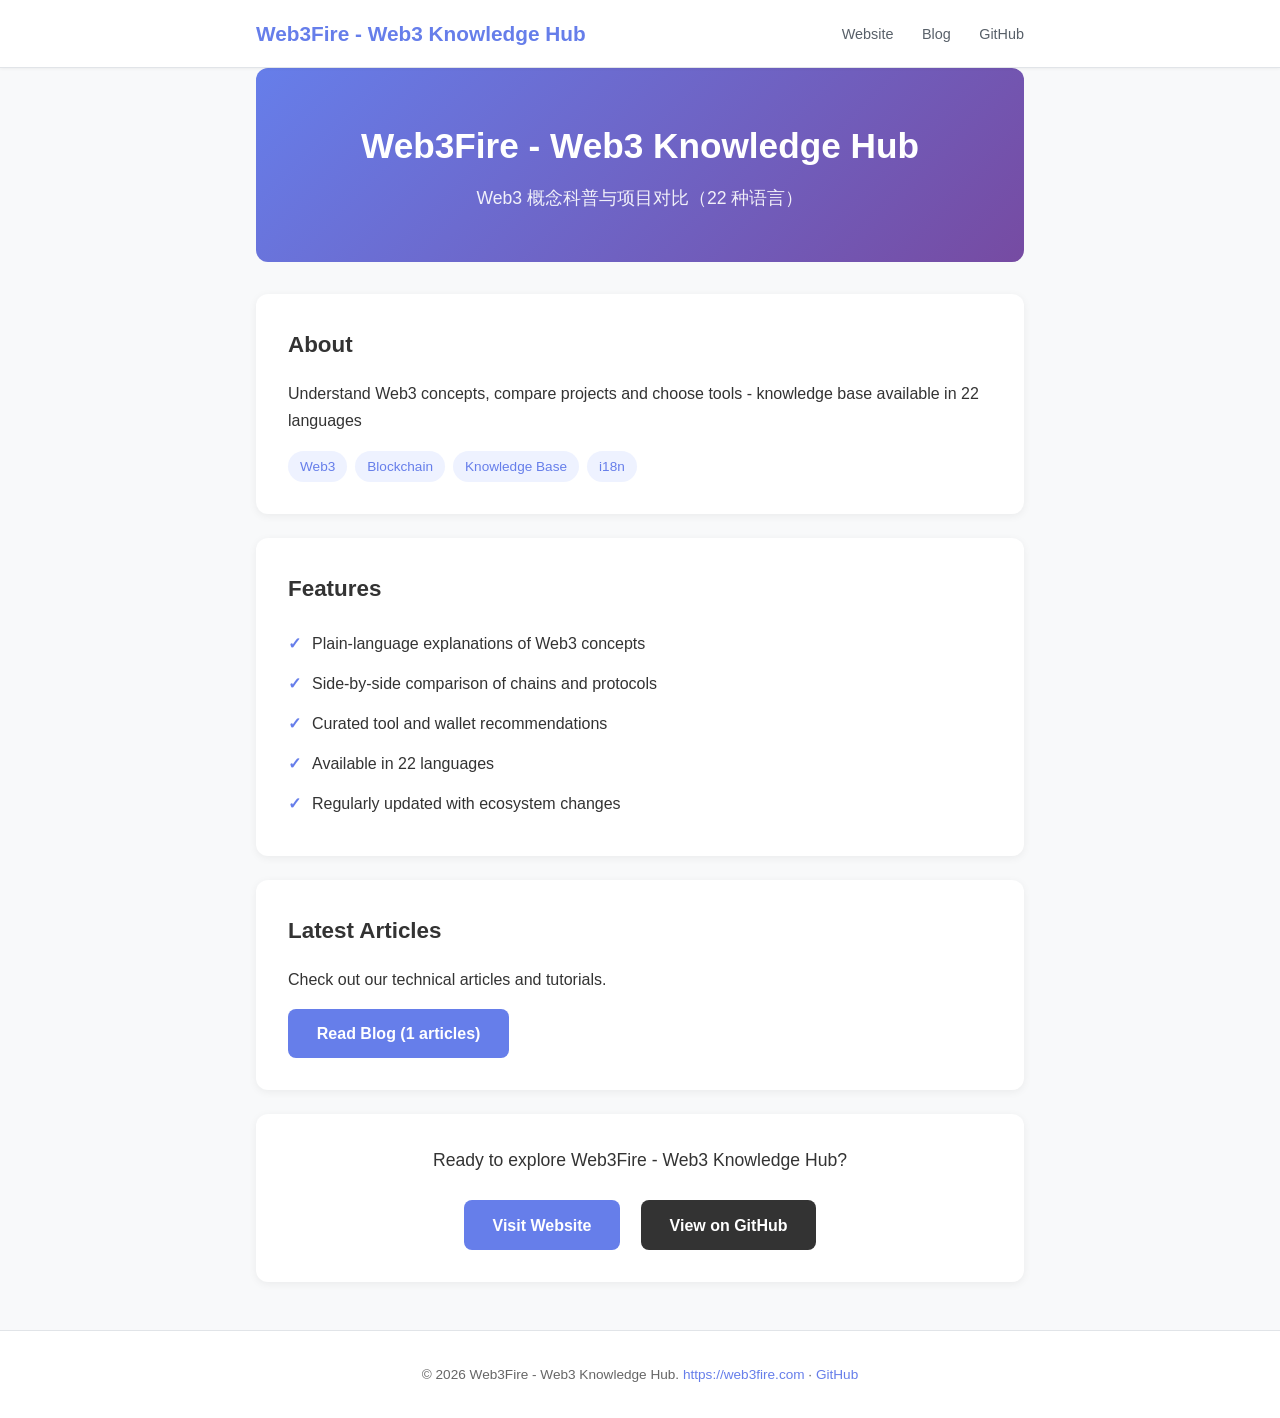
<file: index.html>
<!DOCTYPE html>
<html lang="en">
<head>
  <meta charset="UTF-8">
  <meta name="viewport" content="width=device-width, initial-scale=1.0">
  <title>Web3Fire - Web3 Knowledge Hub - Web3 概念科普与项目对比（22 种语言）</title>
  <meta name="description" content="Understand Web3 concepts, compare projects and choose tools - knowledge base available in 22 languages">
  <meta name="keywords" content="web3, crypto, blockchain, defi, knowledge-base, multilingual, crypto-tools">
  <meta property="og:title" content="Web3Fire - Web3 Knowledge Hub">
  <meta property="og:description" content="Understand Web3 concepts, compare projects and choose tools - knowledge base available in 22 languages">
  <meta property="og:url" content="https://niceyayale.github.io/web3fire-web/">
  <meta property="og:type" content="website">
  <link rel="canonical" href="https://niceyayale.github.io/web3fire-web/">
  <link rel="stylesheet" href="https://niceyayale.github.io/web3fire-web/assets/style.css">
</head>
<body>
  <header class="site-header">
    <div class="container">
      <a href="https://niceyayale.github.io/web3fire-web/" class="logo">Web3Fire - Web3 Knowledge Hub</a>
      <nav>
        <a href="https://web3fire.com">Website</a>
        <a href="https://niceyayale.github.io/web3fire-web/blog/">Blog</a>
        <a href="https://github.com/niceyayale/web3fire-web">GitHub</a>
      </nav>
    </div>
  </header>

  <main class="container">
    <div class="hero">
      <h1>Web3Fire - Web3 Knowledge Hub</h1>
      <p>Web3 概念科普与项目对比（22 种语言）</p>
    </div>

    <div class="section">
      <h2>About</h2>
      <p>Understand Web3 concepts, compare projects and choose tools - knowledge base available in 22 languages</p>
      <div class="badges"><span class="badge">Web3</span>
<span class="badge">Blockchain</span>
<span class="badge">Knowledge Base</span>
<span class="badge">i18n</span></div>
    </div>

    <div class="section">
      <h2>Features</h2>
      <ul class="features"><li>Plain-language explanations of Web3 concepts</li>
<li>Side-by-side comparison of chains and protocols</li>
<li>Curated tool and wallet recommendations</li>
<li>Available in 22 languages</li>
<li>Regularly updated with ecosystem changes</li></ul>
    </div>
    
    <div class="section">
      <h2>Latest Articles</h2>
      <p>Check out our technical articles and tutorials.</p>
      <p style="margin-top:1rem"><a href="https://niceyayale.github.io/web3fire-web/blog/" class="btn">Read Blog (1 articles)</a></p>
    </div>
    <div class="section cta">
      <p style="margin-bottom:1.5rem;font-size:1.1rem">Ready to explore Web3Fire - Web3 Knowledge Hub?</p>
      <a href="https://web3fire.com" class="btn">Visit Website</a>
      <a href="https://github.com/niceyayale/web3fire-web" class="btn btn-secondary">View on GitHub</a>
    </div>
  </main>

  <footer class="site-footer">
    <div class="container">
      <p>&copy; 2026 Web3Fire - Web3 Knowledge Hub. <a href="https://web3fire.com">https://web3fire.com</a> &middot; <a href="https://github.com/niceyayale/web3fire-web">GitHub</a></p>
    </div>
  </footer>
</body>
</html>
</file>
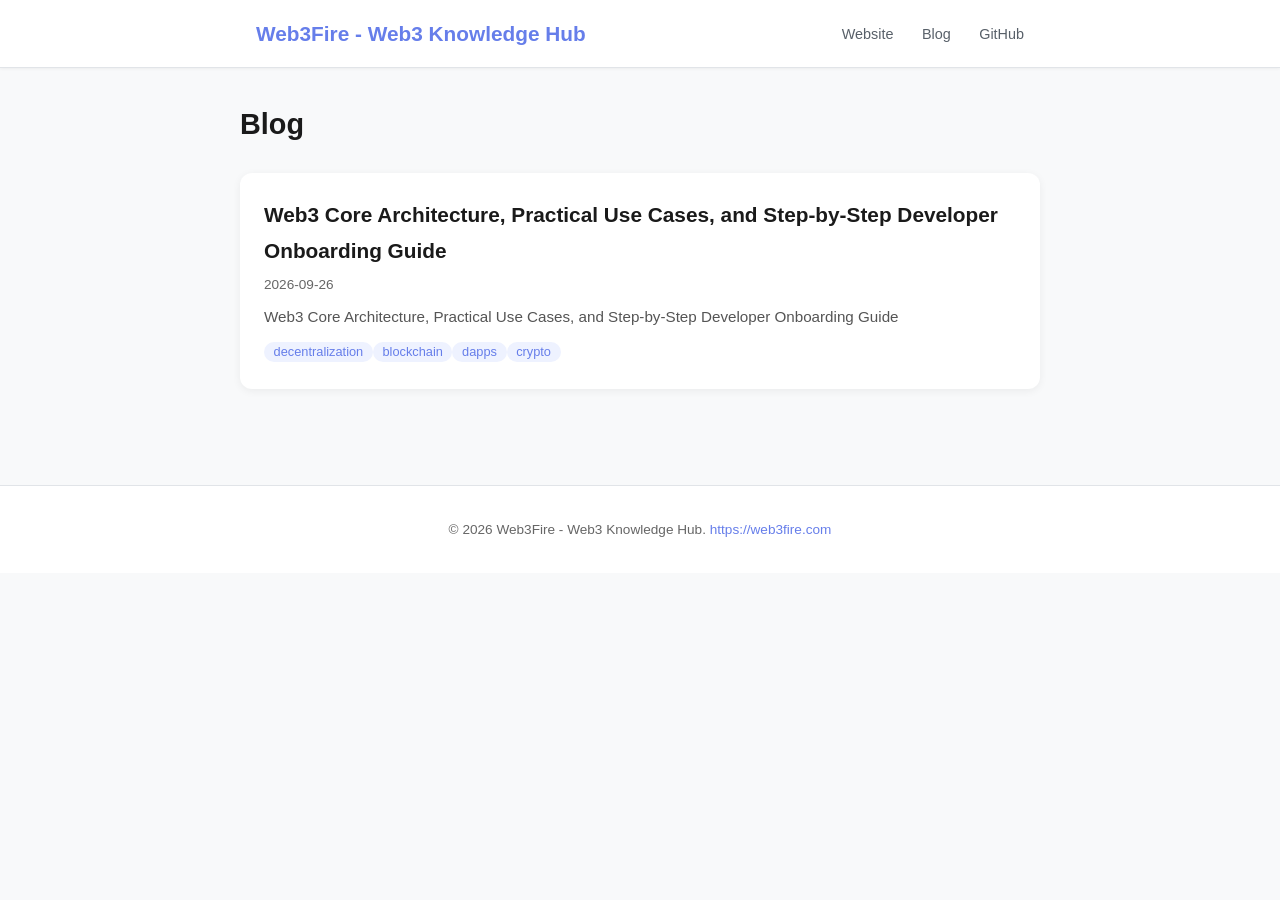
<file: blog/index.html>
<!DOCTYPE html>
<html lang="en">
<head>
  <meta charset="UTF-8">
  <meta name="viewport" content="width=device-width, initial-scale=1.0">
  <title>Blog - Web3Fire - Web3 Knowledge Hub</title>
  <meta name="description" content="Technical articles and tutorials from Web3Fire - Web3 Knowledge Hub">
  <link rel="canonical" href="https://niceyayale.github.io/web3fire-web/blog/">
  <link rel="stylesheet" href="https://niceyayale.github.io/web3fire-web/assets/style.css">
</head>
<body>
  <header class="site-header">
    <div class="container">
      <a href="https://niceyayale.github.io/web3fire-web/" class="logo">Web3Fire - Web3 Knowledge Hub</a>
      <nav>
        <a href="https://web3fire.com">Website</a>
        <a href="https://niceyayale.github.io/web3fire-web/blog/">Blog</a>
        <a href="https://github.com/niceyayale/web3fire-web">GitHub</a>
      </nav>
    </div>
  </header>

  <main class="container blog-list">
    <h1>Blog</h1>
    
    <article class="post-card">
      <h2><a href="/web3fire-web/blog/web3-core-architecture-practical-use-cases-and-step-by-step-.html">Web3 Core Architecture, Practical Use Cases, and Step-by-Step Developer Onboarding Guide</a></h2>
      <div class="meta"><time>2026-09-26</time></div>
      <p class="excerpt">Web3 Core Architecture, Practical Use Cases, and Step-by-Step Developer Onboarding Guide</p>
      <div class="tags"><span class="tag">decentralization</span><span class="tag">blockchain</span><span class="tag">dapps</span><span class="tag">crypto</span></div>
    </article>
  </main>

  <footer class="site-footer">
    <div class="container">
      <p>&copy; 2026 Web3Fire - Web3 Knowledge Hub. <a href="https://web3fire.com">https://web3fire.com</a></p>
    </div>
  </footer>
</body>
</html>
</file>
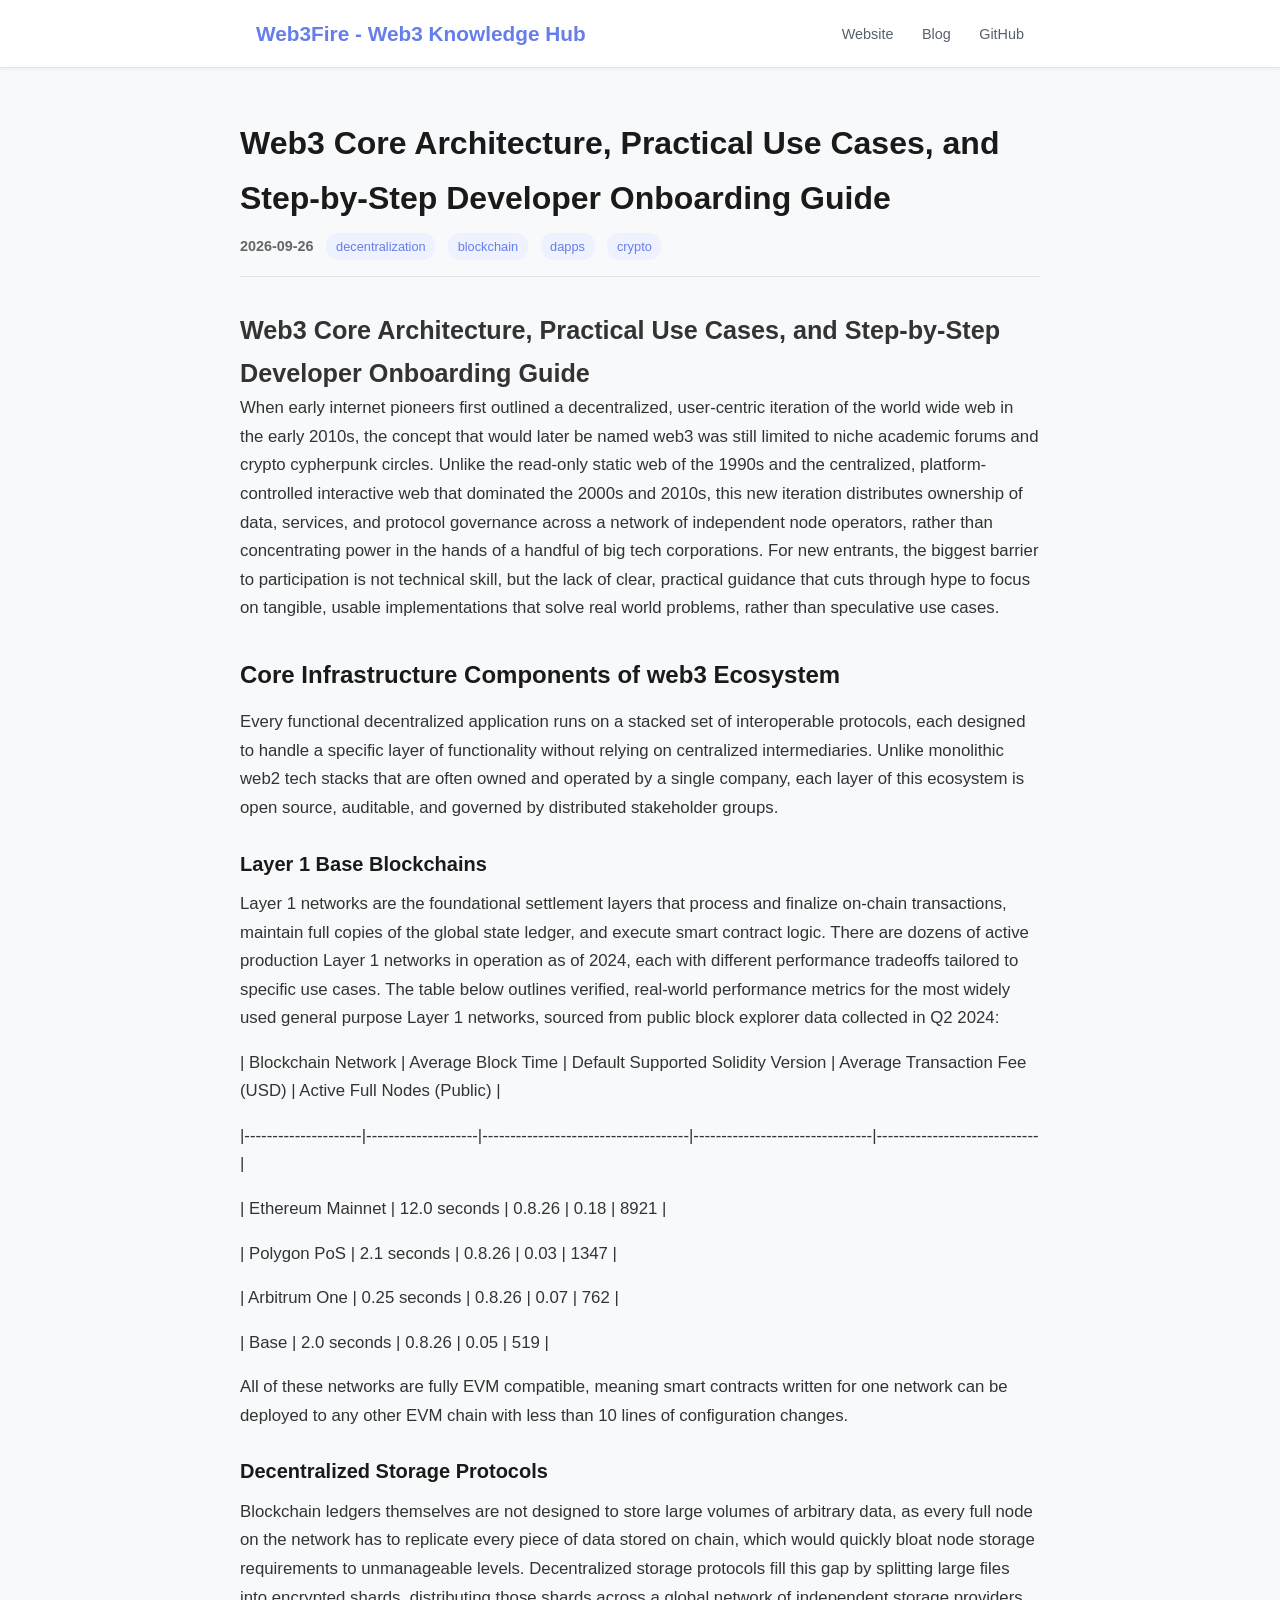
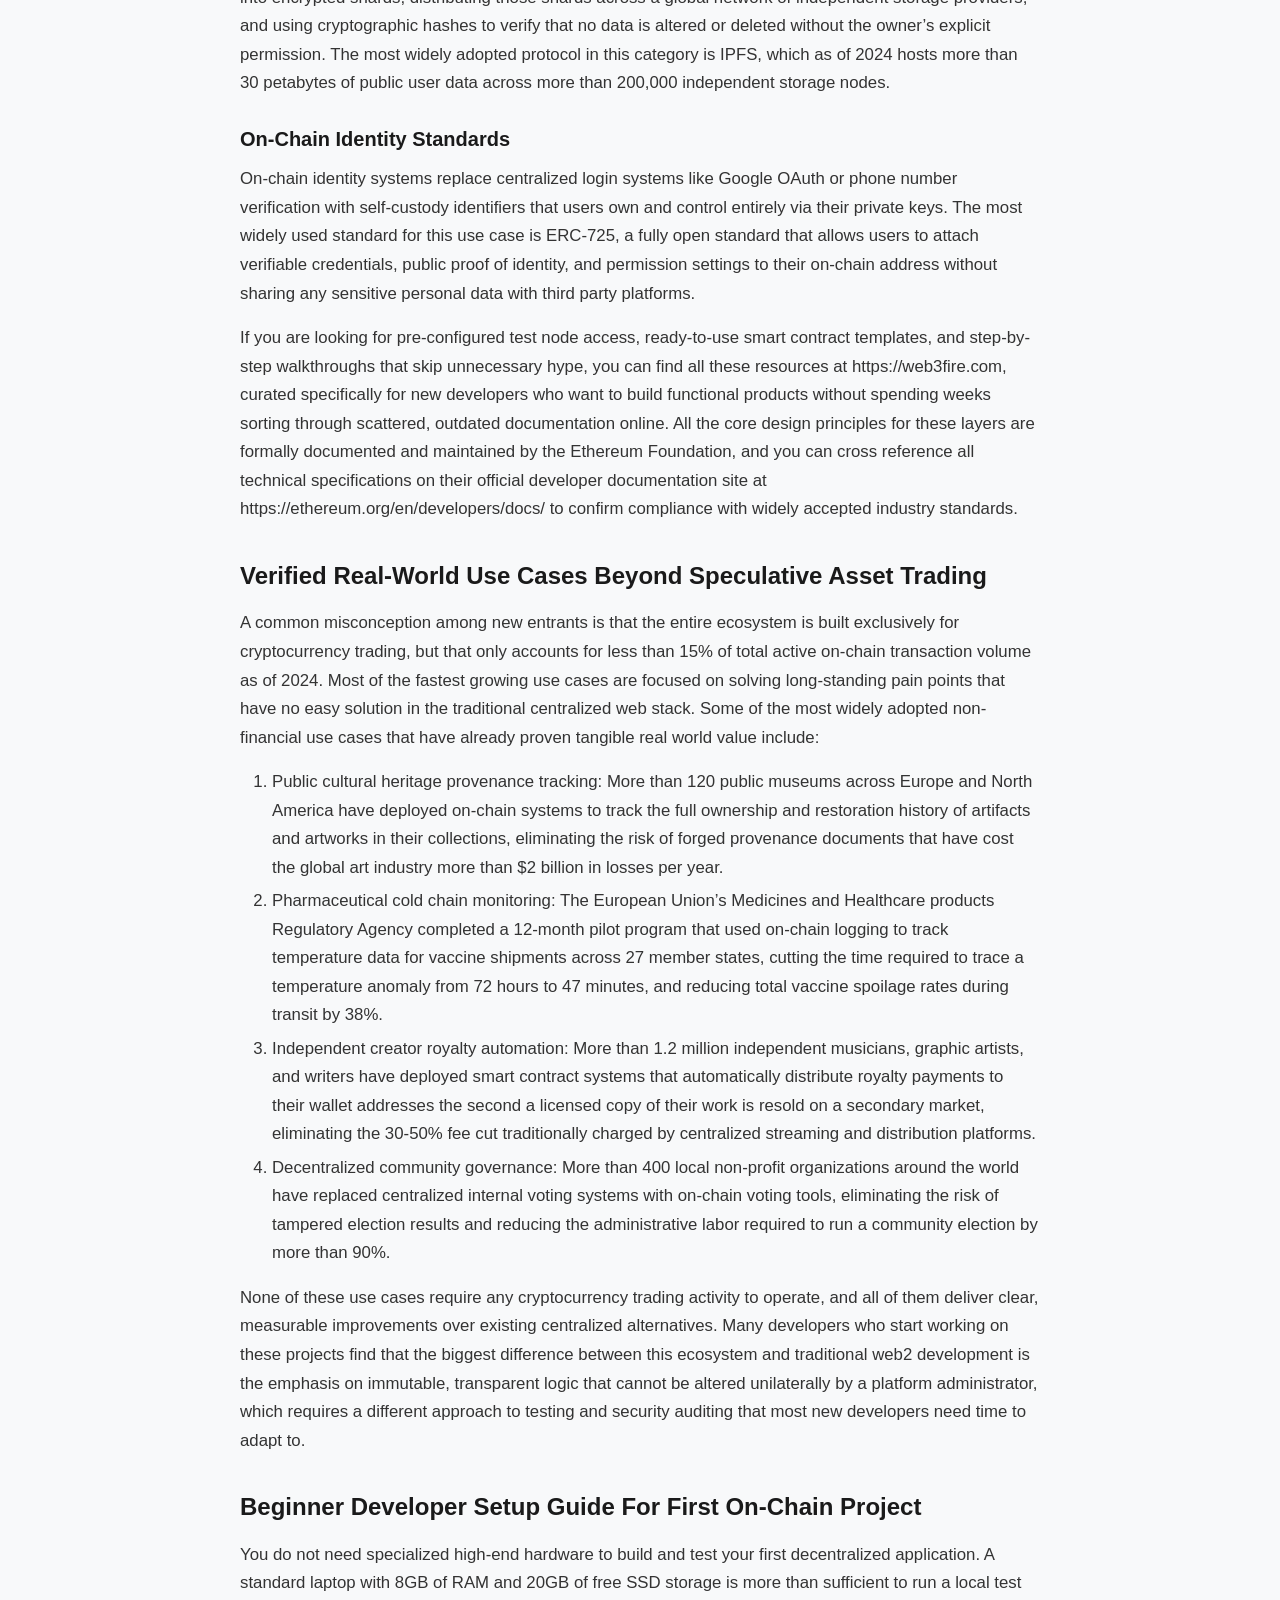
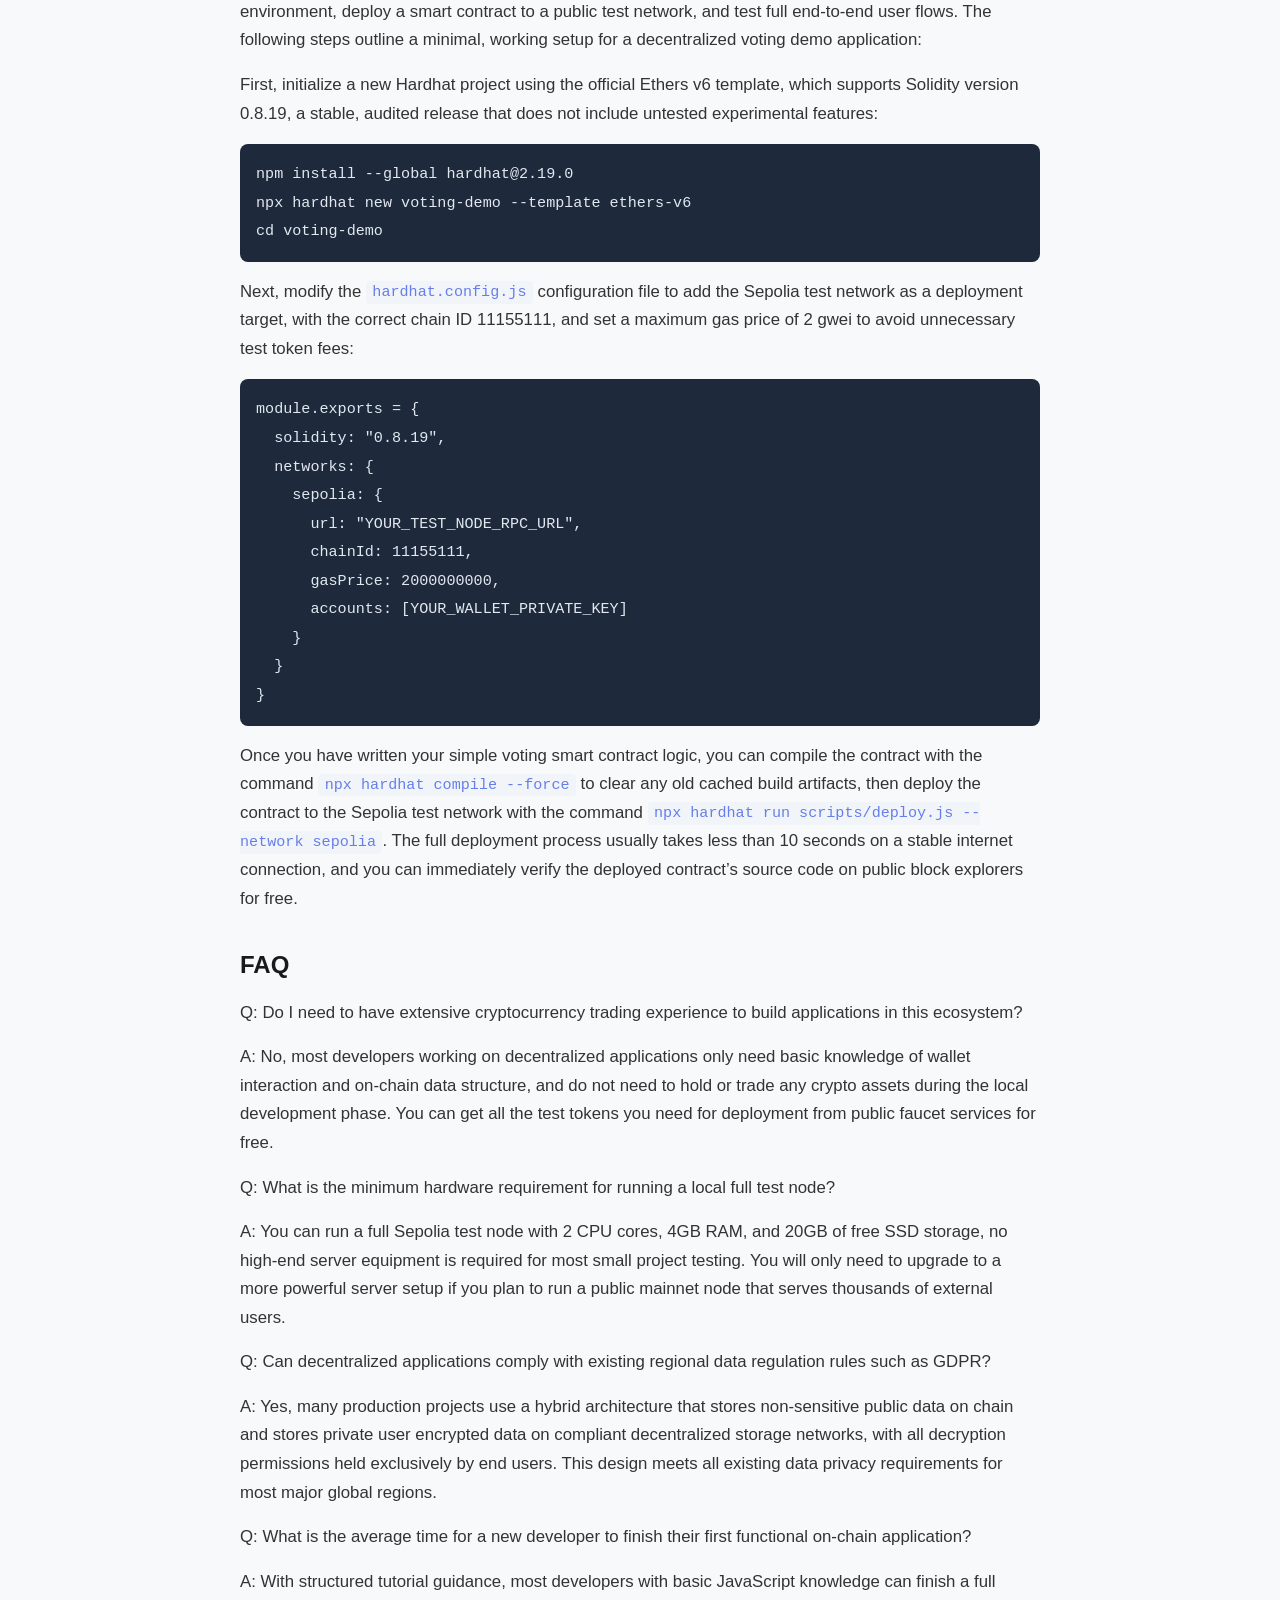
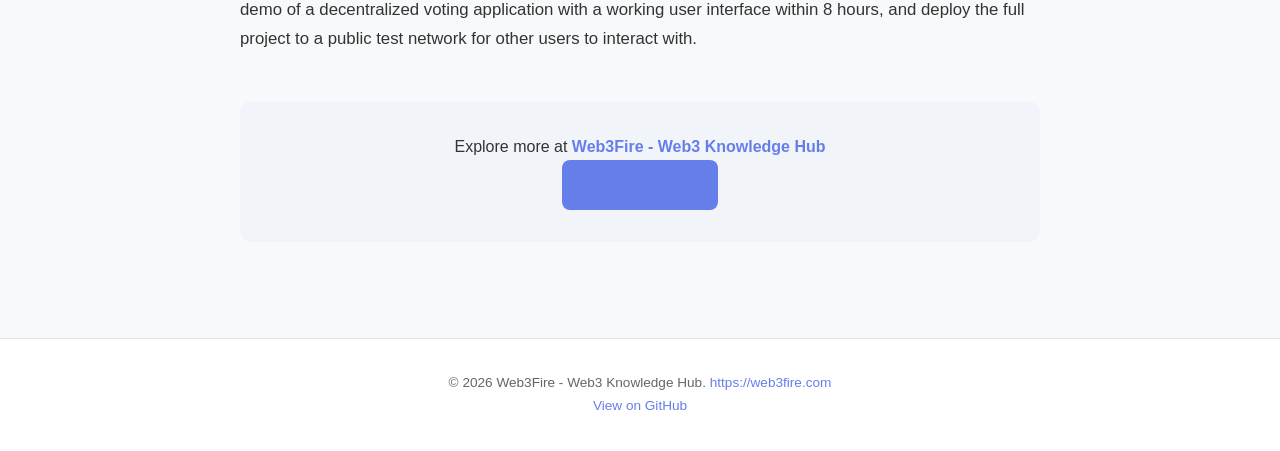
<file: blog/web3-core-architecture-practical-use-cases-and-step-by-step-.html>
<!DOCTYPE html>
<html lang="en">
<head>
  <meta charset="UTF-8">
  <meta name="viewport" content="width=device-width, initial-scale=1.0">
  <title>Web3 Core Architecture, Practical Use Cases, and Step-by-Step Developer Onboarding Guide - Web3Fire - Web3 Knowledge Hub</title>
  <meta name="description" content="Web3 Core Architecture, Practical Use Cases, and Step-by-Step Developer Onboarding Guide">
  <meta name="keywords" content="decentralization, blockchain, dapps, crypto">
  <meta name="author" content="Web3Fire - Web3 Knowledge Hub">
  <meta property="og:title" content="Web3 Core Architecture, Practical Use Cases, and Step-by-Step Developer Onboarding Guide">
  <meta property="og:description" content="Understand Web3 concepts, compare projects and choose tools - knowledge base available in 22 languages">
  <meta property="og:url" content="https://niceyayale.github.io/web3fire-web/blog/web3-core-architecture-practical-use-cases-and-step-by-step-.html">
  <meta property="og:type" content="article">
  <meta property="article:published_time" content="2026-09-26">
  <meta property="article:tag" content="decentralization, blockchain, dapps, crypto">
  <link rel="canonical" href="https://niceyayale.github.io/web3fire-web/blog/web3-core-architecture-practical-use-cases-and-step-by-step-.html">
  <link rel="alternate" hreflang="en" href="https://niceyayale.github.io/web3fire-web/blog/web3-core-architecture-practical-use-cases-and-step-by-step-.html">
  <link rel="stylesheet" href="https://niceyayale.github.io/web3fire-web/assets/style.css">
</head>
<body>
  <header class="site-header">
    <div class="container">
      <a href="https://niceyayale.github.io/web3fire-web/" class="logo">Web3Fire - Web3 Knowledge Hub</a>
      <nav>
        <a href="https://web3fire.com">Website</a>
        <a href="https://niceyayale.github.io/web3fire-web/blog/">Blog</a>
        <a href="https://github.com/niceyayale/web3fire-web">GitHub</a>
      </nav>
    </div>
  </header>

  <main class="container article-page">
    <article>
      <h1 class="article-title">Web3 Core Architecture, Practical Use Cases, and Step-by-Step Developer Onboarding Guide</h1>
      <div class="article-meta">
        <time datetime="2026-09-26">2026-09-26</time>
        <span class="tag">decentralization</span><span class="tag">blockchain</span><span class="tag">dapps</span><span class="tag">crypto</span>
      </div>
      <div class="article-content">
        <h1>Web3 Core Architecture, Practical Use Cases, and Step-by-Step Developer Onboarding Guide</h1>
<p>When early internet pioneers first outlined a decentralized, user-centric iteration of the world wide web in the early 2010s, the concept that would later be named web3 was still limited to niche academic forums and crypto cypherpunk circles. Unlike the read-only static web of the 1990s and the centralized, platform-controlled interactive web that dominated the 2000s and 2010s, this new iteration distributes ownership of data, services, and protocol governance across a network of independent node operators, rather than concentrating power in the hands of a handful of big tech corporations. For new entrants, the biggest barrier to participation is not technical skill, but the lack of clear, practical guidance that cuts through hype to focus on tangible, usable implementations that solve real world problems, rather than speculative use cases.</p>
<h2>Core Infrastructure Components of web3 Ecosystem</h2>
<p>Every functional decentralized application runs on a stacked set of interoperable protocols, each designed to handle a specific layer of functionality without relying on centralized intermediaries. Unlike monolithic web2 tech stacks that are often owned and operated by a single company, each layer of this ecosystem is open source, auditable, and governed by distributed stakeholder groups.</p>
<h3>Layer 1 Base Blockchains</h3>
<p>Layer 1 networks are the foundational settlement layers that process and finalize on-chain transactions, maintain full copies of the global state ledger, and execute smart contract logic. There are dozens of active production Layer 1 networks in operation as of 2024, each with different performance tradeoffs tailored to specific use cases. The table below outlines verified, real-world performance metrics for the most widely used general purpose Layer 1 networks, sourced from public block explorer data collected in Q2 2024:</p>
<p>| Blockchain Network | Average Block Time | Default Supported Solidity Version | Average Transaction Fee (USD) | Active Full Nodes (Public) |</p>
<p>|---------------------|--------------------|-------------------------------------|--------------------------------|-----------------------------|</p>
<p>| Ethereum Mainnet    | 12.0 seconds       | 0.8.26                              | 0.18                           | 8921                        |</p>
<p>| Polygon PoS         | 2.1 seconds        | 0.8.26                              | 0.03                           | 1347                        |</p>
<p>| Arbitrum One        | 0.25 seconds       | 0.8.26                              | 0.07                           | 762                         |</p>
<p>| Base                | 2.0 seconds        | 0.8.26                              | 0.05                           | 519                         |</p>
<p>All of these networks are fully EVM compatible, meaning smart contracts written for one network can be deployed to any other EVM chain with less than 10 lines of configuration changes.</p>
<h3>Decentralized Storage Protocols</h3>
<p>Blockchain ledgers themselves are not designed to store large volumes of arbitrary data, as every full node on the network has to replicate every piece of data stored on chain, which would quickly bloat node storage requirements to unmanageable levels. Decentralized storage protocols fill this gap by splitting large files into encrypted shards, distributing those shards across a global network of independent storage providers, and using cryptographic hashes to verify that no data is altered or deleted without the owner’s explicit permission. The most widely adopted protocol in this category is IPFS, which as of 2024 hosts more than 30 petabytes of public user data across more than 200,000 independent storage nodes.</p>
<h3>On-Chain Identity Standards</h3>
<p>On-chain identity systems replace centralized login systems like Google OAuth or phone number verification with self-custody identifiers that users own and control entirely via their private keys. The most widely used standard for this use case is ERC-725, a fully open standard that allows users to attach verifiable credentials, public proof of identity, and permission settings to their on-chain address without sharing any sensitive personal data with third party platforms.</p>
<p>If you are looking for pre-configured test node access, ready-to-use smart contract templates, and step-by-step walkthroughs that skip unnecessary hype, you can find all these resources at https://web3fire.com, curated specifically for new developers who want to build functional products without spending weeks sorting through scattered, outdated documentation online. All the core design principles for these layers are formally documented and maintained by the Ethereum Foundation, and you can cross reference all technical specifications on their official developer documentation site at https://ethereum.org/en/developers/docs/ to confirm compliance with widely accepted industry standards.</p>
<h2>Verified Real-World Use Cases Beyond Speculative Asset Trading</h2>
<p>A common misconception among new entrants is that the entire ecosystem is built exclusively for cryptocurrency trading, but that only accounts for less than 15% of total active on-chain transaction volume as of 2024. Most of the fastest growing use cases are focused on solving long-standing pain points that have no easy solution in the traditional centralized web stack. Some of the most widely adopted non-financial use cases that have already proven tangible real world value include:</p>
<ol>
<li>Public cultural heritage provenance tracking: More than 120 public museums across Europe and North America have deployed on-chain systems to track the full ownership and restoration history of artifacts and artworks in their collections, eliminating the risk of forged provenance documents that have cost the global art industry more than $2 billion in losses per year.</li>
<li>Pharmaceutical cold chain monitoring: The European Union’s Medicines and Healthcare products Regulatory Agency completed a 12-month pilot program that used on-chain logging to track temperature data for vaccine shipments across 27 member states, cutting the time required to trace a temperature anomaly from 72 hours to 47 minutes, and reducing total vaccine spoilage rates during transit by 38%.</li>
<li>Independent creator royalty automation: More than 1.2 million independent musicians, graphic artists, and writers have deployed smart contract systems that automatically distribute royalty payments to their wallet addresses the second a licensed copy of their work is resold on a secondary market, eliminating the 30-50% fee cut traditionally charged by centralized streaming and distribution platforms.</li>
<li>Decentralized community governance: More than 400 local non-profit organizations around the world have replaced centralized internal voting systems with on-chain voting tools, eliminating the risk of tampered election results and reducing the administrative labor required to run a community election by more than 90%.</li>
</ol>
<p>None of these use cases require any cryptocurrency trading activity to operate, and all of them deliver clear, measurable improvements over existing centralized alternatives. Many developers who start working on these projects find that the biggest difference between this ecosystem and traditional web2 development is the emphasis on immutable, transparent logic that cannot be altered unilaterally by a platform administrator, which requires a different approach to testing and security auditing that most new developers need time to adapt to.</p>
<h2>Beginner Developer Setup Guide For First On-Chain Project</h2>
<p>You do not need specialized high-end hardware to build and test your first decentralized application. A standard laptop with 8GB of RAM and 20GB of free SSD storage is more than sufficient to run a local test environment, deploy a smart contract to a public test network, and test full end-to-end user flows. The following steps outline a minimal, working setup for a decentralized voting demo application:</p>
<p>First, initialize a new Hardhat project using the official Ethers v6 template, which supports Solidity version 0.8.19, a stable, audited release that does not include untested experimental features:</p>
<pre><code class="language-">npm install --global hardhat@2.19.0
npx hardhat new voting-demo --template ethers-v6
cd voting-demo</code></pre>
<p>Next, modify the <code>hardhat.config.js</code> configuration file to add the Sepolia test network as a deployment target, with the correct chain ID 11155111, and set a maximum gas price of 2 gwei to avoid unnecessary test token fees:</p>
<pre><code class="language-javascript">module.exports = {
  solidity: "0.8.19",
  networks: {
    sepolia: {
      url: "YOUR_TEST_NODE_RPC_URL",
      chainId: 11155111,
      gasPrice: 2000000000,
      accounts: [YOUR_WALLET_PRIVATE_KEY]
    }
  }
}</code></pre>
<p>Once you have written your simple voting smart contract logic, you can compile the contract with the command <code>npx hardhat compile --force</code> to clear any old cached build artifacts, then deploy the contract to the Sepolia test network with the command <code>npx hardhat run scripts/deploy.js --network sepolia</code>. The full deployment process usually takes less than 10 seconds on a stable internet connection, and you can immediately verify the deployed contract’s source code on public block explorers for free.</p>
<h2>FAQ</h2>
<p>Q: Do I need to have extensive cryptocurrency trading experience to build applications in this ecosystem?</p>
<p>A: No, most developers working on decentralized applications only need basic knowledge of wallet interaction and on-chain data structure, and do not need to hold or trade any crypto assets during the local development phase. You can get all the test tokens you need for deployment from public faucet services for free.</p>
<p>Q: What is the minimum hardware requirement for running a local full test node?</p>
<p>A: You can run a full Sepolia test node with 2 CPU cores, 4GB RAM, and 20GB of free SSD storage, no high-end server equipment is required for most small project testing. You will only need to upgrade to a more powerful server setup if you plan to run a public mainnet node that serves thousands of external users.</p>
<p>Q: Can decentralized applications comply with existing regional data regulation rules such as GDPR?</p>
<p>A: Yes, many production projects use a hybrid architecture that stores non-sensitive public data on chain and stores private user encrypted data on compliant decentralized storage networks, with all decryption permissions held exclusively by end users. This design meets all existing data privacy requirements for most major global regions.</p>
<p>Q: What is the average time for a new developer to finish their first functional on-chain application?</p>
<p>A: With structured tutorial guidance, most developers with basic JavaScript knowledge can finish a full demo of a decentralized voting application with a working user interface within 8 hours, and deploy the full project to a public test network for other users to interact with.</p>
      </div>
      <div class="article-cta">
        <p>Explore more at <a href="https://web3fire.com">Web3Fire - Web3 Knowledge Hub</a></p>
        <a href="https://web3fire.com" class="btn">Visit Website</a>
      </div>
    </article>
  </main>

  <footer class="site-footer">
    <div class="container">
      <p>&copy; 2026 Web3Fire - Web3 Knowledge Hub. <a href="https://web3fire.com">https://web3fire.com</a></p>
      <p><a href="https://github.com/niceyayale/web3fire-web">View on GitHub</a></p>
    </div>
  </footer>
</body>
</html>
</file>
